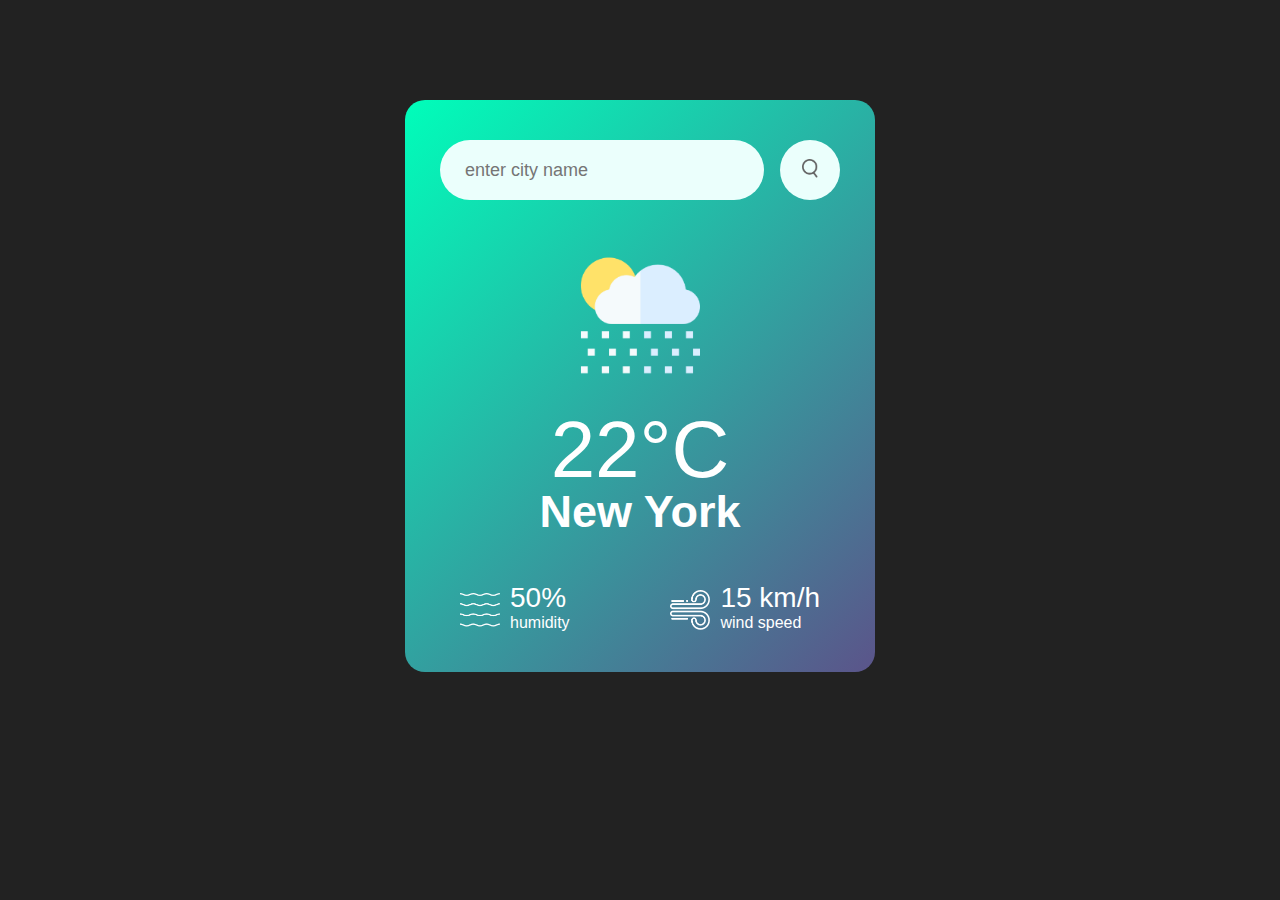
<file: weather/index.html>
<!DOCTYPE html>
<html lang="en">
<head>
  <meta charset="UTF-8">
  <meta name="viewport" content="width=device-width, initial-scale=1.0">
  <title>Weather App Tutorial By GreatStack</title>
  <link rel="stylesheet" href="styles.css">
</head>
<body>

  <div class="card">
    <div class="search">
      <input type="text" placeholder="enter city name" spellcheck="false">
      <button><img src="/images/search.png"></button>
    </div>
    <div class="weather">
      <img src="/images/rain.png" class="weather-icon">
      <h1 class="temp">22°C</h1>
      <h2 class="city">New York</h2>
      <div class="details">
        <div class="col">
          <img src="/images/humidity.png">
          <div>
            <p class="humidity">50%</p>
            <p>humidity</p>
          </div>
        </div>
        <div class="col">
          <img src="/images/wind.png">
          <div>
            <p class="wind">15 km/h</p>
            <p>wind speed</p>
          </div>
        </div>
      </div>
    </div>
  </div>
  
</body>
</html>
</file>
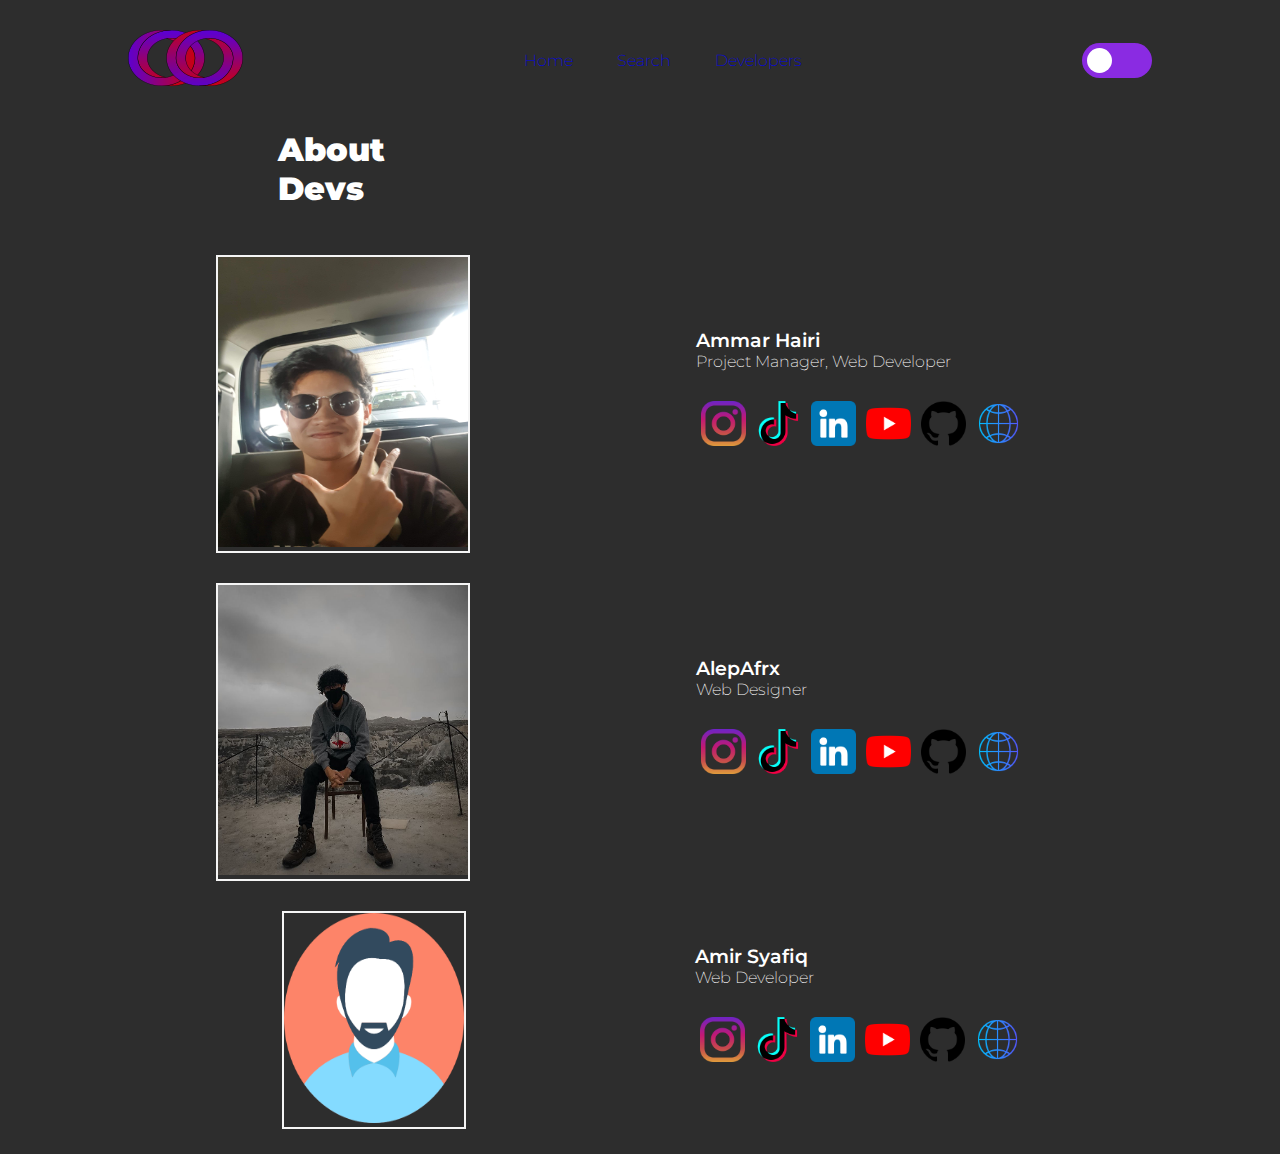
<file: developers/dev.html>
<!DOCTYPE html>
<html lang="en">
<head>
  <meta charset="UTF-8">
  <meta name="viewport" content="width=device-width, initial-scale=1.0">
  <link rel="stylesheet" href="dev.css">
  <title>Weather App</title>
</head>
<body>

  <header>
    <a href="https://hallucinationsdigital.com/"><img src="/logo/g363.png" alt="HD-logo" class="logo"></a>
    <nav>
      <a href="#" class="toggle-button">
        <span class="bar"></span>
        <span class="bar"></span>
        <span class="bar"></span>
    </a>
        <ul class="nav-links">
            <li><a href="/home/home.html">Home</a></li>
            <li><a href="/search/search.html">Search</a></li>
            <li><a href="/developers/dev.html">Developers</a></li>
        </ul>
    </nav>
        <label class="switch">
          <input type="checkbox" id="trigger">
          <span class="slider"></span>
        </label>
  </header>
    
<div class="heading">
  <h1>About <br> Devs</h1>
</div>

<div class="container">

  <div class="col1">
    <div class="image"><img src="/Image-dev/Ammar.jpg" style="width: 250px; height: 290px;"></div>

    <div class="about-1">
      <div class="author">Ammar Hairi</div>
      <div class="role">Project Manager, Web Developer</div>
      <div class="social-icons">
        <a href=""><img src="/social-icon/instagram.png"></a>
        <a href=""><img src="/social-icon/tik-tok.png"></a>
        <a href=""><img src="/social-icon/linkedin.png"></a>
        <a href=""><img src="/social-icon/youtube.png"></a>
        <a href=""><img src="/social-icon/github.png"></a>
        <a href=""><img src="/social-icon/browser.png"></a>
      </div>
    </div>
  </div>

  <div class="col2">
    <div class="image"><img src="/Image-dev/Alip.jpg" style="width: 250px; height: 290px;"></div>

    <div class="about-2">
      <div class="author">AlepAfrx</div>
      <div class="role">Web Designer</div>
      <div class="social-icons">
        <a href=""><img src="/social-icon/instagram.png"></a>
        <a href=""><img src="/social-icon/tik-tok.png"></a>
        <a href=""><img src="/social-icon/linkedin.png"></a>
        <a href=""><img src="/social-icon/youtube.png"></a>
        <a href=""><img src="/social-icon/github.png"></a>
        <a href=""><img src="/social-icon/browser.png"></a>
      </div>
    </div>
  </div>

  <div class="col3">
    <div class="image"><img src="/social-icon/man.png" style="width: 180px; height: 210px;"></div>

    <div class="about-3">
      <div class="author">Amir Syafiq</div>
      <div class="role">Web Developer</div>
      <div class="social-icons">
        <a href=""><img src="/social-icon/instagram.png"></a>
        <a href=""><img src="/social-icon/tik-tok.png"></a>
        <a href=""><img src="/social-icon/linkedin.png"></a>
        <a href=""><img src="/social-icon/youtube.png"></a>
        <a href=""><img src="/social-icon/github.png"></a>
        <a href=""><img src="/social-icon/browser.png"></a>
      </div>
    </div>
  </div>

  
</div>
  
<script src="dev.js"></script>
</body>
</html>
</file>
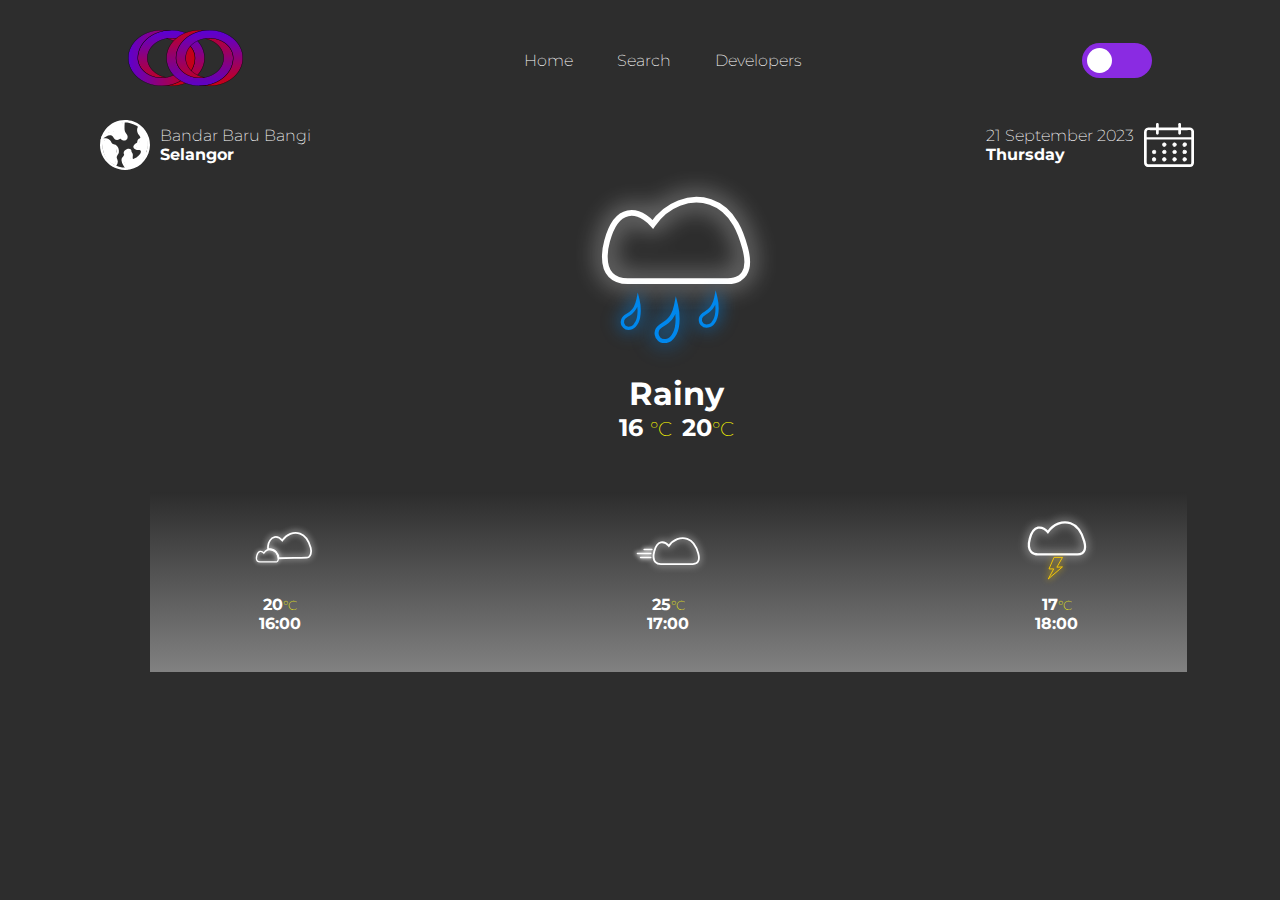
<file: home/home.html>
<!DOCTYPE html>
<html>
    <head>
        <meta charset ="UTF-8">
        <meta name="viewport" content="width=device-width, initial-scale=1">
        <link rel="stylesheet" href="home.css">
        <title>Weather App</title>
    </head>

    <body>

        <header>
            <a href="https://hallucinationsdigital.com/"><img src="/logo/g363.png" alt="HD-logo" class="logo"></a>
            <nav>
                <a href="#" class="toggle-button">
                    <span class="bar"></span>
                    <span class="bar"></span>
                    <span class="bar"></span>
                </a>

                  <ul class="nav-links">
                    <li><a href="/home/home.html">Home</a></li>
                    <li><a href="/search/search.html">Search</a></li>
                    <li><a href="/developers/dev.html">Developers</a></li>
                  </ul>
            </nav>
                <label class="switch">
                  <input type="checkbox" id="trigger">
                  <span class="slider"></span>
                </label>
        </header>
            
        

        <div class="container">
            
          <div class="bar-top">
            <div class="location">
                <img src="/icons/Earth.svg" style="width: 50px; height: 50p;" id="earth">
                <div class="state">Bandar Baru Bangi<br> <span style=" font-weight: bold;">Selangor</span></div>
            </div>
              <div class="date">
            <div class="day">21 September 2023 <br> <span style=" font-weight: bold;">Thursday</span></div>
                <img src="/icons/Calendar.svg" style="height: 50px; width: 50px ">
            </div>
          </div>
          
          <div class="display-weather">
            <div class="weather">
                <img src="/icons/Rain.svg" alt="rainy" style="height: 200px;width: 200px;">
                <div class="condition">Rainy</div>
                
                <div class="temp">
                    <div class="day-temp">16 <div class="celcius">°C</div></div>
                    <div class="night-temp">20<div class="celcius">°C</div></div>
                </div>
                
            </div>
          </div>   
            
            
            <div class="next-weather">
                <div class="col1">
                    <img src="/icons/Cloudy.svg" style="height: 80px;width: 80px;" id="icon1">
                    <div class="fs-1">
                        20<div class="celcius">°C</div> <br> 16:00
                    </div>
                    
                </div>
                <div class="col2">
                    <img src="/icons/Windy.svg" style="height: 80px;width: 80px;" id="icon2">
                    <div class="fs-2">25<div class="celcius">°C</div> <br>17:00</div>
        
                </div>
                <div class="col3">
                    <img src="/icons/Thunderstorm.svg" style="height: 80px;width: 80px;" id="icon3">
                    <div class="fs-3">17<div class="celcius">°C</div> <br>18:00</div>
                    
            </div>
        </div>
    
        <script src="home.js"></script>

    </body>
</html>
</file>
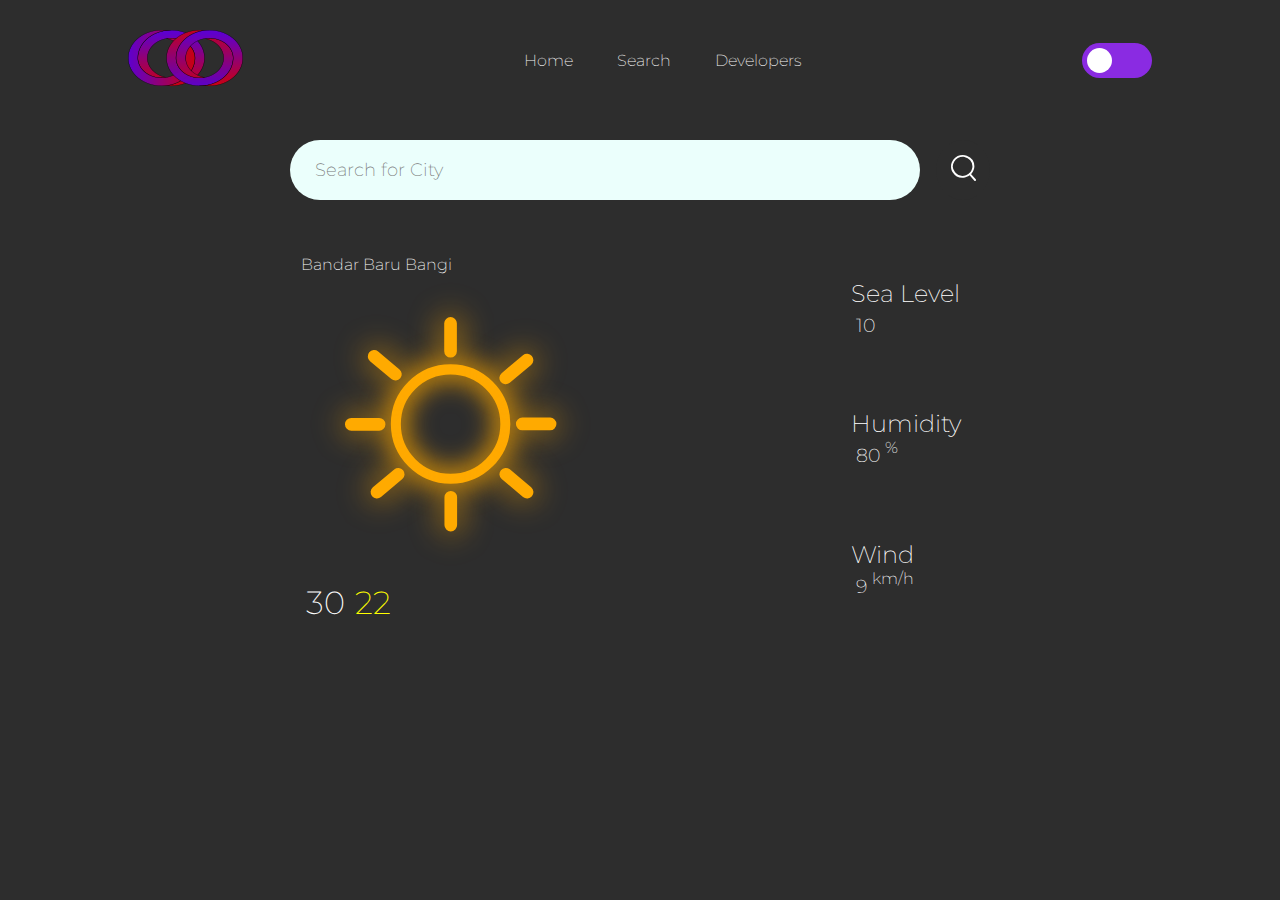
<file: search/search.html>
<!DOCTYPE html>
<html lang="en">
<head>
  <meta charset="UTF-8">
  <meta name="viewport" content="width=device-width, initial-scale=1.0">
  <link rel="stylesheet" href="/search/search.css">
  <title>Weather App</title>
</head>
<body>

  <header>
    <a href="https://hallucinationsdigital.com/"><img src="/logo/g363.png" alt="HD-logo" class="logo"></a>
    <nav>
      <a href="#" class="toggle-button">
        <span class="bar"></span>
        <span class="bar"></span>
        <span class="bar"></span>
    </a>
        <ul class="nav-links">
            <li><a href="/home/home.html">Home</a></li>
            <li><a href="/search/search.html">Search</a></li>
            <li><a href="/developers/dev.html">Developers</a></li>
        </ul>
    </nav>
        <label class="switch">
          <input type="checkbox" id="trigger">
          <span class="slider"></span>
        </label>
  </header>

   <div class="top">
     <div class="search">
       <input type="text" spellcheck="false" placeholder="Search for City" name="city">
       <button type="submit"><img src="/icons/Search.svg"></button>
     </div>
   </div>
 
  <div class="container">

    <div class="weather">
       <div class="location">Bandar Baru Bangi</div>

       <div class="weather-display">
         <img src="/icons/Sunny.svg" class="weather-icon" >
       </div>

      <div class="temp">
         <div class="day-temp">30</div>
         <div class="max-temp">22</div>
      </div>
    </div>


      <div class="details">

        <div class="sea">
          <h1>Sea Level</h1>
           <div class ="sea-level">10</div></div>

        <div class="humidity"> 
         <h1>Humidity</h1>
         <div class="humidity-detail">
         <div class="humidity-level">80</div>
         <div class="percetage">%</div>
        </div>
        </div>

        <div class="wind">
          <h1>Wind</h1> 
          <div class="wind-detail">
          <div class="wind-speed">9</div>
          <div class="km">km/h</div>
          </div>
        </div>

      </div>

  </div>
  
  <script src="/search/search.js"></script>

</body>
</html>
</file>
<file: weather/styles.css>
* {
  margin: 0;
  padding: 0;
  font-family: 'Poppins', sans-serif;
  box-sizing: border-box;
}

body {
  background: #222;;
}

.card {
  width: 90%;
  max-width: 470px;
  background: linear-gradient(135deg, #00feba, #5b548a);
  color: #fff;
  margin: 100px auto 0;
  border-radius: 20px;
  padding: 40px 35px;
  text-align: center;
}

.search {
  width: 100%;
  display: flex;
  align-items: center;
  justify-content: space-between;
}

.search input {
  border: 0;
  outline: 0;
  background: #ebfffc;
  color: #555;
  padding: 10px 25px;
  height: 60px;
  border-radius: 30px;
  flex: 1;
  margin-right: 16px;
  font-size: 18px;
}

.search button {
  border: 0;
  outline: 0;
  background: #ebfffc;
  border-radius: 50%;
  width: 60px;
  height: 60px;
  cursor: pointer;
}

.search button img {
  width: 16px;
}

.weather-icon {
  width: 170px;
  margin-top: 30px;
}

.weather h1 {
  font-size: 80px;
  font-weight: 500;
}

.weather h2 {
  font-size: 45px;
  font-weight: 400px;
  margin-top: -10px;
}

.details {
  display: flex;
  align-items: center;
  justify-content: space-between;
  padding: 0 20px;
  margin-top: 50px;
}

.col {
  display: flex;
  align-items: center;
  text-align: left;
}

.col img {
  width: 40px;
  margin-right: 10px;
}

.humidity, .wind {
  font-size: 28px;
  margin-top: -6px;
}
</file>
<file: developers/dev.css>
@import url('https://fonts.googleapis.com/css2?family=Inter:wght@200&family=Montserrat:wght@200&display=swap');

* {
  box-sizing: border-box;
  margin: 0;
  padding: 0;
  font-family: "Montserrat", sans-serif;
  font-weight: 200;
  font-size: 16px;
  text-decoration: none;
}

:root {
  --body-color: #2d2d2d;
  --primary-color: white;
  --secondary-color: yellow;
  --hover-color: blueviolet;
  --gradient-bg: linear-gradient(to top,rgba(255,255,255,0.4), rgba(44, 44, 44, 0.7));
}

.light-theme {
  --body-color: rgb(196, 191, 191);
  --primary-color: black;
  --secondary-color: blue;
  --hover-color: blueviolet;
  --gradient-bg: linear-gradient(to top,rgba(44, 44, 44, 0.7)rgba(255,255,255,0.4), );
}

body {
  background-color: var(--body-color);
  height:100%;
  width:100%;
}

header {
  display: flex;
  justify-content: space-between;
  align-items: center;
  padding: 30px 10%;
}

.logo {
  cursor: pointer;
}

.nav-links {
  list-style: none;
}

.nav-links li {
  display: inline-block;
  padding: 0px 20px;
}

.nav_links li a {
  transition: all 0.3s ease 0s;
  color: var(--primary-color);
}

.nav-links li a:hover {
  color: var(--hover-color);
}

.switch {
  position: relative;
  display: inline-block;
  width: 70px;
  height: 35px;
  margin: 0px;
  
}

.slider {
  position: absolute;
  cursor: pointer;
  top: 0;
  left: 0;
  right: 0;
  bottom: 0;
  background-color: blueviolet;
  transition: .4s;
  border-radius: 34px;
}

.switch input {
  display: none;
}

.slider:before {
  position:absolute;
  content: "";
  height: 25px;
  width: 25px;
  left: 5px;
  bottom: 5px;
  background-color: white;
  transition: 0.4s;
  border-radius: 50px;
}

input:checked + .slider {
  background-color: aquamarine;
}

input:checked + .slider::before {
  transform: translateX(35px);
}

.heading {
  width: 150px;
  height: 100px;
  display: block;
  margin: 10px 90px;
  padding-left: 63px;
}

.heading h1 {
  font-size: xx-large;
  font-weight: 900;
  margin: 5px;
  padding-left: 120px;
  color: var(--primary-color);
}

.container {
  display: flex;
  flex-direction: column;
  align-items: center;
  justify-content: space-evenly;
  width: 90%;
  margin: 10px 45px;
}

.col1 {
  display: flex;
  align-items: center;
  justify-content: space-around;
  width: 90%;
  height: 50%;
  margin: 15px 0px;
}


.col2 {
  display: flex;
  align-items: center;
  justify-content: space-around;
  width: 90%;
  height: 50%;
  margin: 15px 0px;
}

.col3 {
  display: flex;
  align-items: center;
  justify-content: space-around;
  width: 90%;
  height: 50%;
  margin: 15px 0px;
  padding-left: 65px;
}

.image {
  border: 2px solid whitesmoke;
}

.author {
  font-size: larger;
  font-weight: 600;
  color: var(--primary-color);
}

.role {
  color: var(--primary-color);
}

.social-icons {
  width: 70%;
  display: flex;
  justify-content: space-between;
}

.social-icons img {
  width: 45px;
  height: 45px;
  margin: 30px 5px;
}

.toggle-button {
  position: absolute;
  top: 2.5rem;
  right: 1rem;
  display: none;
  flex-direction: column;
  justify-content: space-between;
  width: 30px;
  height: 21px;
}

.toggle-button .bar {
  height: 3px;
  width: 100%;
  background-color: white;
  border-radius: 10px;
}

@media only screen and (max-width: 600px) and (min-width: 320px ) {


  .header{ 
      display: flex;
      justify-content: space-between;
      align-items: center;
      padding: 30px 10%;
      width: 60%;
  }

  .toggle-button {
    display: flex;
    align-items: center;
    margin-right: 30px;
  } 

  .nav-links {
    display: none;
    width: 100%;
  }

  .nav {
    flex-direction: column;
    align-items: flex-start;
  }

   ul{
    width: 100%;
    flex-direction: column;
  }

  .nav-links li {
    text-align: center;
  }

  .nav-links li a {
    padding: .5rem 1rem;
  }

  .nav-links.active {
    display: flex;
  }

  .switch {
    position: relative;
    display: none;
    width: 35px;
    height: 20px;
    margin: 0 40px 0 0;
    padding-right: 20px;
  }
  
  .slider {
    position: absolute;
    cursor: pointer;
    top: 0;
    left: 0;
    right: 0;
    bottom: 0;
    background-color: blueviolet;
    transition: .4s;
    border-radius: 34px;
    padding-right: 15px;
  }
  
  .switch input {
    display: none;
  }
  
  .slider:before {
    position:absolute;
    content: "";
    height: 10px;
    width: 10px;
    left: 5px;
    bottom: 5px;
    background-color: white;
    transition: 0.4s;
    border-radius: 50px;
  }
  
  input:checked + .slider {
    background-color: aquamarine;
  }
  
  input:checked + .slider::before {
    transform: translateX(15px);
  }

  .switch.active {
    display: flex;
  }

  .heading {
    width: 100%;
    height: 100%;
    display: block;
    margin: 30px;
  }

  .heading h1 {
    font-size: xx-large;
    font-weight: 900;
    margin: 0;
    padding-left: 0;
  }
  
  .container {
    display: flex;
    flex-direction: column;
    align-items: center;
    justify-content: space-evenly;
    width: 50%;
    margin: 10px 45px;
  }
  
  .col1 {
    display: flex;
    align-items: center;
    justify-content: space-around;
    width: 90%;
    height: 50%;
    margin: 15px 5px;
  }
  
  
  .col2 {
    display: flex;
    align-items: center;
    justify-content: space-around;
    width: 90%;
    height: 50%;
    margin: 15px 0px;
  }
  
  .col3 {
    display: flex;
    align-items: center;
    justify-content: space-around;
    width: 90%;
    height: 50%;
    margin: 15px 0px;
    padding-left: 65px;
  }
  
  .image {
    border: 2px solid whitesmoke;
    margin-left: 15px;
  }
  
  .author {
    font-size: larger;
    font-weight: 600;
    margin-left: 20px;
  }

  .role {
    margin-left: 20px;
  }
  
  .social-icons {
    width: 45px;
    display: flex;
    justify-content: space-between;
    margin: 0 0 0 20px;
  }
  
  .social-icons img {
    width: 28px;
    height: 28px;
    margin: 30px 2.5px;
  }
}
</file>
<file: home/home.css>
@import url('https://fonts.googleapis.com/css2?family=Inter:wght@200&family=Montserrat:wght@200&display=swap');

* {
  box-sizing: border-box;
  margin: 0;
  padding: 0;
  font-family: "Montserrat", sans-serif;
  font-weight: 200;
  font-size: 16px;
  text-decoration: none;
}

:root {
  --body-color: #2d2d2d;
  --primary-color: white;
  --secondary-color: yellow;
  --hover-color: blueviolet;
  --gradient-bg: linear-gradient(to top,rgba(255,255,255,0.4), rgba(44, 44, 44, 0.7));
}

.light-theme {
  --body-color: rgb(196, 191, 191);
  --primary-color: black;
  --secondary-color: blue;
  --hover-color: blueviolet;
  --gradient-bg: linear-gradient(to top,rgba(44, 44, 44, 0.7)rgba(255,255,255,0.4), );
}

body {
  background-color: var(--body-color);
  height:100%;
  width:100%;
}

header {
  display: flex;
  justify-content: space-between;
  align-items: center;
  padding: 30px 10%;
}

.logo {
  cursor: pointer;
}

.nav-links {
  list-style: none;
}

.nav-links li {
  display: inline-block;
  padding: 0px 20px;
}

.nav-links li a {
  transition: all 0.3s ease 0s;
  color: var(--primary-color);
}

.nav-links li a:hover {
  color: var(--hover-color);
}

.switch {
  position: relative;
  display: inline-block;
  width: 70px;
  height: 35px;
  margin: 0px;
  
}

.slider {
  position: absolute;
  cursor: pointer;
  top: 0;
  left: 0;
  right: 0;
  bottom: 0;
  background-color: blueviolet;
  transition: .4s;
  border-radius: 34px;
}

.switch input {
  display: none;
}

.slider:before {
  position:absolute;
  content: "";
  height: 25px;
  width: 25px;
  left: 5px;
  bottom: 5px;
  background-color: white;
  transition: 0.4s;
  border-radius: 50px;
}

input:checked + .slider {
  background-color: aquamarine;
}

input:checked + .slider::before {
  transform: translateX(35px);
}

.container {
  width: 90%;
  margin: 0 100px;
  color: whitesmoke;
  display: relative;
}

.bar-top {
  width: 95%;
  display: flex;
  justify-content: space-between;
  align-items: center;
}

.location {
  width: 100%;
  display: flex;
  align-items: center;
  justify-content: flex-start;
}

.state{
  margin-left: 10px;
  color: var(--primary-color);
}

.date {
  width: 100%;
  display: flex;
  align-items: center;
  justify-content: flex-end;
}

.day {
  margin-right: 10px;
  color: var(--primary-color);
}

.display-weather {
 width: 100%; 
 display: grid;
 justify-content: center;
 align-items: center;
}

.condition {
  font-size: xx-large;
  font-weight: bold;
  text-align: center;
  color: var(--primary-color);
}

.temp {
  text-align: center;
  display: flex;
  justify-content: center;
}

.day-temp {
  font-size: x-large;
  font-weight: bold;
  align-items: center;
  margin: 0 5px;
  color: var(--primary-color);
}

.night-temp {
  font-size: x-large;
  font-weight: bold;
  align-items: center;
  margin: 0 5px;
  color: var(--primary-color);
}

.celcius {
  display: inline;
  font-size: smaller;
  color: var(--secondary-color)
}

.next-weather {
  width: 90%;
  height: 110px;
  display: flex;
  justify-content: space-between;
  align-items: center;
  margin: 50px;
  padding: 90px;;
  background-image: var(--gradient-bg);
}

.col1 {
  align-items: center;
  text-align: center;
  margin-top: 20px;
}

.fs-1 {
  font-size: medium;
  font-weight: bold;
  margin-bottom: 40px;
  color: var(--primary-color);
}

.col2 {
  align-items: center;
  text-align: center;
  margin-top: 20px;
}

.fs-2 {
  font-size: medium;
  font-weight: bold;
  margin-bottom: 40px;
  color: var(--primary-color);
}

.col3 {
  align-items: center;
  text-align: center;
  margin-top: 20px;
}

.fs-3 {
  font-size: medium;
  font-weight: bold;
  margin-bottom: 40px;
  color: var(--primary-color);
}

.toggle-button {
  position: absolute;
  top: 2.5rem;
  right: 1rem;
  display: none;
  flex-direction: column;
  justify-content: space-between;
  width: 30px;
  height: 21px;
}

.toggle-button .bar {
  height: 3px;
  width: 100%;
  background-color: var(--primary-color);
  border-radius: 10px;
}

@media only screen and (max-width: 600px) and (min-width: 320px ) {


  .header{ 
      display: flex;
      justify-content: space-between;
      align-items: center;
      padding: 30px 10%;
      width: 60%;
  }

  .toggle-button {
    display: flex;
    align-items: center;
    margin-right: 30px;
  } 

  .nav-links {
    display: none;
    width: 100%;
  }

  .nav {
    flex-direction: column;
    align-items: flex-start;
  }

   ul{
    width: 100%;
    flex-direction: column;
  }

  .nav-links li {
    text-align: center;
  }

  .nav-links li a {
    padding: .5rem 1rem;
  }

  .nav-links.active {
    display: flex;
  }

  .switch {
    position: relative;
    display: none;
    width: 35px;
    height: 20px;
    margin: 0 40px 0 0;
    padding-right: 20px;
  }
  
  .slider {
    position: absolute;
    cursor: pointer;
    top: 0;
    left: 0;
    right: 0;
    bottom: 0;
    background-color: blueviolet;
    transition: .4s;
    border-radius: 34px;
    padding-right: 15px;
  }
  
  .switch input {
    display: none;
  }
  
  .slider:before {
    position:absolute;
    content: "";
    height: 10px;
    width: 10px;
    left: 5px;
    bottom: 5px;
    background-color: white;
    transition: 0.4s;
    border-radius: 50px;
  }
  
  input:checked + .slider {
    background-color: aquamarine;
  }
  
  input:checked + .slider::before {
    transform: translateX(15px);
  }

  .switch.active {
    display: flex;
  }

  .container {
    width: 85%;
    margin: 25px;
    color: whitesmoke;
    display: relative;
  }
  
  .bar-top {
    width: 95%;
    display: flex;
    justify-content: space-between;
    align-items: center;
  }
  
  .location {
    width: 100%;
    display: flex;
    align-items: center;
    justify-content: flex-start;
  }
  
  .state{
    margin-left: 10px;
  }
  
  .date {
    width: 100%;
    display: flex;
    align-items: center;
    justify-content: flex-end;
  }
  
  .day {
    margin-right: 10px;
    padding-left: 25px;
  }
  
  .display-weather {
   width: 100%; 
   display: grid;
   justify-content: center;
   align-items: center;
  }
  
  .condition {
    font-size: xx-large;
    font-weight: bold;
    text-align: center;
  }
  
  .temp {
    text-align: center;
    display: flex;
    justify-content: center;
  }
  
  .day-temp {
    font-size: x-large;
    font-weight: bold;
    align-items: center;
    margin: 0 5px;
  }
  
  .night-temp {
    font-size: x-large;
    font-weight: bold;
    align-items: center;
    margin: 0 5px;
  }
  
  .next-weather {
    width: 90%;
    display: flex;
    justify-content: space-between;
    align-items: center;
    background-image: var(--gradient-bg);
  }
  
  .col1 {
    align-items: center;
    text-align: center;
    margin-top: 0;
  }
  
  .fs-1 {
    font-size: medium;
    font-weight: bold;
    margin-bottom: 0;
  }
  
  .col2 {
    text-align: center;
    margin-top: 0;
  }
  
  .fs-2 {
    font-size: medium;
    font-weight: bold;
    margin-bottom: 0;
  }
  
  .col3 {
    align-items: center;
    text-align: center;
    margin-top: 0;
  }
  
  .fs-3 {
    font-size: medium;
    font-weight: bold;
    margin-bottom: 0;
  }

}
</file>
<file: search/search.css>
@import url('https://fonts.googleapis.com/css2?family=Inter:wght@200&family=Montserrat:wght@200&display=swap');

* {
  box-sizing: border-box;
  margin: 0;
  padding: 0;
  font-family: "Montserrat", sans-serif;
  font-weight: 200;
  font-size: 16px;
  text-decoration: none;
  color: whitesmoke;
}

:root {
  --body-color: #2d2d2d;
  --primary-color: white;
  --secondary-color: yellow;
  --hover-color: blueviolet;
  --gradient-bg: linear-gradient(to top,rgba(255,255,255,0.4), rgba(44, 44, 44, 0.7));
}

.light-theme {
  --body-color: rgb(196, 191, 191);
  --primary-color: black;
  --secondary-color: blue;
  --hover-color: blueviolet;
  --gradient-bg: linear-gradient(to top,rgba(44, 44, 44, 0.7)rgba(255,255,255,0.4), );
}

body {
  background-color: var(--body-color);
  height:100%;
  width:100%;
}

header {
  display: flex;
  justify-content: space-between;
  align-items: center;
  padding: 30px 10%;
}

.logo {
  cursor: pointer;
}

.nav-links {
  list-style: none;
}

.nav-links li {
  display: inline-block;
  padding: 0px 20px;
  
}

.nav_links li a {
  transition: all 0.3s ease 0s;
  color: var(--primary-color);
}

.nav-links li a:hover {
  color: var(--hover-color);
}

.switch {
  position: relative;
  display: inline-block;
  width: 70px;
  height: 35px;
  margin: 0px;
  
}

.slider {
  position: absolute;
  cursor: pointer;
  top: 0;
  left: 0;
  right: 0;
  bottom: 0;
  background-color: blueviolet;
  transition: .4s;
  border-radius: 34px;
}

.switch input {
  display: none;
}

.slider:before {
  position:absolute;
  content: "";
  height: 25px;
  width: 25px;
  left: 5px;
  bottom: 5px;
  background-color: white;
  transition: 0.4s;
  border-radius: 50px;
}

input:checked + .slider {
  background-color: aquamarine;
}

input:checked + .slider::before {
  transform: translateX(35px);
}

.top{
  width: 100%;
  height: 2%;;
  padding: 20px 80px;
  display: flex;
  align-items: center;
  justify-content: center;
}

.search {
  width: 100%;
  max-width: 700px;
  background: transparent;
  display: flex;
  align-items: center;
}

.search input {
  border: 0;
  outline: 0;
  background: #ebfffc;
  color: #555;
  padding: 10px 25px;
  width: 100%;
  height: 60px;
  border-radius: 30px;
  margin-right: 16px;
  font-size: 18px;
  
}

.search button {
  border: 0;
  outline: 0;
  background: #2d2d2d;
  border-radius: 50%;
  width: 60px;
  height: 60px;
  cursor: pointer;
}

.search button img {
  width: 25px;
}

.container {
  display: flex;
  justify-content: space-evenly;
  width: 90%;
  height: 50%;
  margin: 25px 50px;
}

.weather {
  margin: 10px;
}

.location {
  font-size: medium;
  color: var(--primary-color);
}

.weather-icon {
  padding: 5px;
  width: 300px;
  height: 300px;
}

.temp {
  display: flex;
}

.day-temp {
  font-size: xx-large;
  margin: 5px;
  color: var(--primary-color);
}

.max-temp {
  font-size: xx-large;
  margin: 5px;
  color: var(--secondary-color);
}

.celcius {
  font-size: 40px;
}

.date {
  font-weight: 100;
}

.details {
  display: flex;
  flex-direction: column;
  justify-content: space-around;
}

.humidity, .wind, .sea {
  display: flex;
  flex-direction: column;
}

h1 {
  font-size: x-large;
  color: var(--primary-color);
}

.wind-speed, .humidity-level, .sea-level {
  justify-content: left;
  display: block;
  margin: 5px;
  font-size: larger;
  color: var(--primary-color);
}

.wind-detail {
  display: flex;
}

.humidity-detail {
  display: flex;
}

.percetage {
  color: var(--primary-color);
}

.km {
  color: var(--primary-color);
}

.toggle-button {
  position: absolute;
  top: 2.5rem;
  right: 1rem;
  display: none;
  flex-direction: column;
  justify-content: space-between;
  width: 30px;
  height: 21px;
}

.toggle-button .bar {
  height: 3px;
  width: 100%;
  background-color: white;
  border-radius: 10px;
}


@media only screen and (max-width: 600px) and (min-width: 320px ) {


  .header{ 
      display: flex;
      justify-content: space-between;
      align-items: center;
      padding: 30px 10%;
      width: 60%;
  }

  .toggle-button {
    display: flex;
    align-items: center;
    margin-right: 30px;
  } 

  .nav-links {
    display: none;
    width: 100%;
  }

  .nav {
    flex-direction: column;
    align-items: flex-start;
  }

   ul{
    width: 100%;
    flex-direction: column;
  }

  .nav-links li {
    text-align: center;
  }

  .nav-links li a {
    padding: .5rem 1rem;
  }

  .nav-links.active {
    display: flex;
  }

  .switch {
    position: relative;
    display: none;
    width: 35px;
    height: 20px;
    margin: 0 40px 0 0;
    padding-right: 20px;
  }
  
  .slider {
    position: absolute;
    cursor: pointer;
    top: 0;
    left: 0;
    right: 0;
    bottom: 0;
    background-color: blueviolet;
    transition: .4s;
    border-radius: 34px;
    padding-right: 15px;
  }
  
  .switch input {
    display: none;
  }
  
  .slider:before {
    position:absolute;
    content: "";
    height: 10px;
    width: 10px;
    left: 5px;
    bottom: 5px;
    background-color: white;
    transition: 0.4s;
    border-radius: 50px;
  }
  
  input:checked + .slider {
    background-color: aquamarine;
  }
  
  input:checked + .slider::before {
    transform: translateX(15px);
  }

  .switch.active {
    display: flex;
  }

  .container {
    display: flex;
    justify-content: space-evenly;
    width: 90%;
    height: 50%;
    margin: 25px;
  }
  
  .weather {
    margin: 10px;
  }
  
  .location {
    font-size: medium;
  }
  
  .weather-icon {
    padding: 5px;
    width: 300px;
    height: 300px;
  }
  
  .temp {
    display: flex;
  }
  
  .day-temp {
    font-size: xx-large;
    margin: 5px;
  }
  
  .max-temp {
    font-size: xx-large;
    margin: 5px;
    color: #fff200;
  }
  
  .celcius {
    font-size: 40px;
  }
  
  .date {
    font-weight: 100;
  }
  
  .details {
    display: flex;
    flex-direction: column;
    justify-content: space-around;
  }
  
  .humidity, .wind, .sea {
    display: flex;
    flex-direction: column;
  }
  
  h1 {
    font-size: x-large;
  }
  
  .wind-speed, .humidity-level, .sea-level {
    justify-content: left;
    display: block;
    margin: 5px;
    font-size: larger;
  }
  
  .wind-detail {
    display: flex;
  }
  
  .humidity-detail {
    display: flex;
  }

}
</file>
